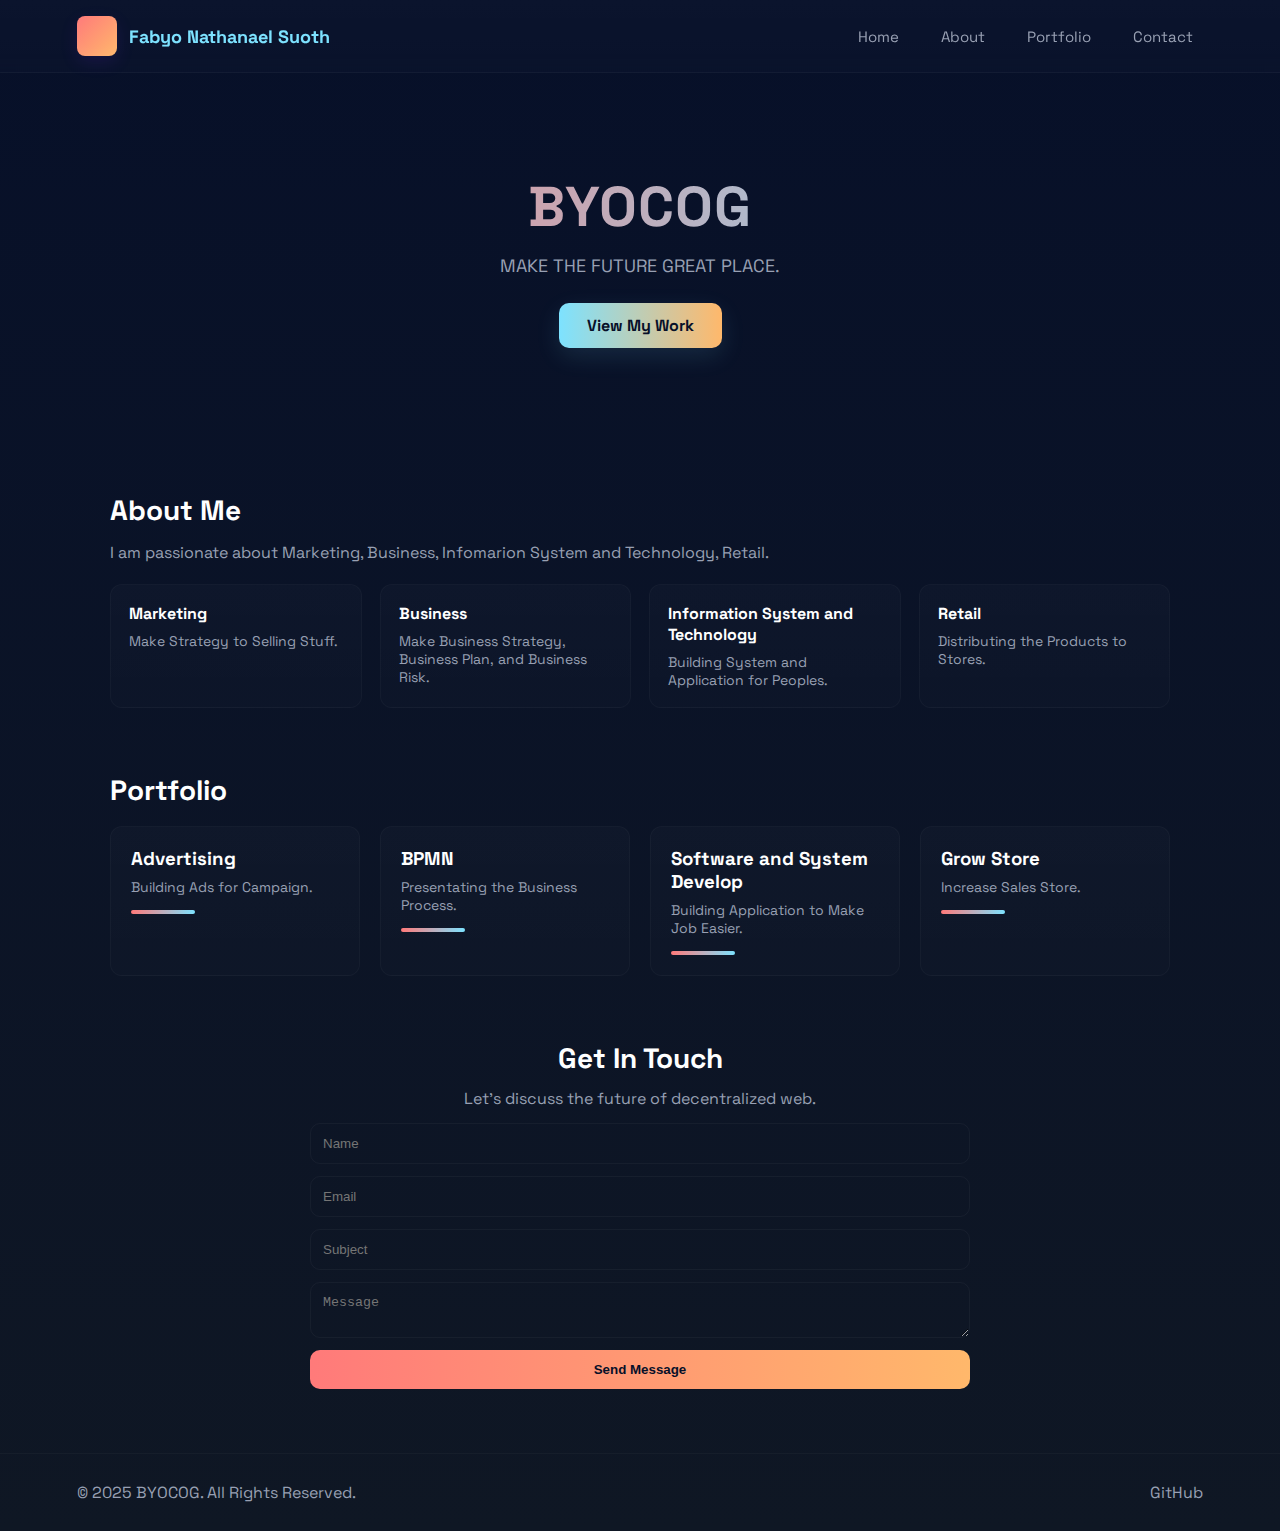
<file: Tugas11/index.html>
<!DOCTYPE html>
<html lang="en">
<head>
    <meta charset="UTF-8">
    <meta name="viewport" content="width=device-width, initial-scale=1.0">
    <title>Personal Portfolio</title>
    <link rel="stylesheet" href="styles.css">
    <link href="https://fonts.googleapis.com/css2?family=Space+Grotesk:wght@400;600;700&display=swap" rel="stylesheet">
</head>

<body>
    <header class="navbar" id="home">
        <div class="brand">
            <div class="logo"></div>
            <h2>Fabyo Nathanael Suoth</h2>
        </div>

        <nav>
            <a href="#home">Home</a>
            <a href="#about">About</a>
            <a href="#portfolio">Portfolio</a>
            <a href="#contact">Contact</a>
        </nav>
    </header>

    <main>
        <!-- HERO -->
        <section class="hero">
            <h1>BYOCOG</h1>
            <p>MAKE THE FUTURE GREAT PLACE.</p>
            <a href="#portfolio" class="btn">View My Work</a>
        </section>

        <!-- ABOUT -->
        <section class="about" id="about">
            <h2>About Me</h2>
            <p class="bio">
                I am passionate about Marketing, Business, Infomarion System and Technology, Retail.
            </p>

            <div class="skills">
                <div>
                    <h4>Marketing</h4>
                    <p>Make Strategy to Selling Stuff.</p>
                </div>

                <div>
                    <h4>Business</h4>
                    <p>Make Business Strategy, Business Plan, and Business Risk.</p>
                </div>

                <div>
                    <h4>Information System and Technology</h4>
                    <p>Building System and Application for Peoples.</p>
                </div>

                <div>
                    <h4>Retail</h4>
                    <p>Distributing the Products to Stores.</p>
                </div>
            </div>
        </section>

        <!-- PORTFOLIO -->
        <section class="portfolio" id="portfolio">
            <h2>Portfolio</h2>

            <div class="projects">
                <div class="card">
                    <h3>Advertising</h3>
                    <p>Building Ads for Campaign.</p>
                </div>

                <div class="card">
                    <h3>BPMN</h3>
                    <p>Presentating the Business Process.</p>
                </div>

                <div class="card">
                    <h3>Software and System Develop</h3>
                    <p>Building Application to Make Job Easier.</p>
                </div>

                <div class="card">
                    <h3>Grow Store</h3>
                    <p>Increase Sales Store.</p>
                </div>
            </div>
        </section>

        <!-- CONTACT -->
        <section class="contact" id="contact">
            <h2>Get In Touch</h2>
            <p>Let's discuss the future of decentralized web.</p>

            <form>
                <input type="text" placeholder="Name">
                <input type="email" placeholder="Email">
                <input type="text" placeholder="Subject">
                <textarea placeholder="Message"></textarea>
                <button type="submit">Send Message</button>
            </form>
        </section>
    </main>

    <footer>
        <p>© 2025 BYOCOG. All Rights Reserved.</p>
        <div class="socials">
            <a href="https://github.com/10241027">GitHub</a>
        </div>
    </footer>
</body>
</html>
</file>
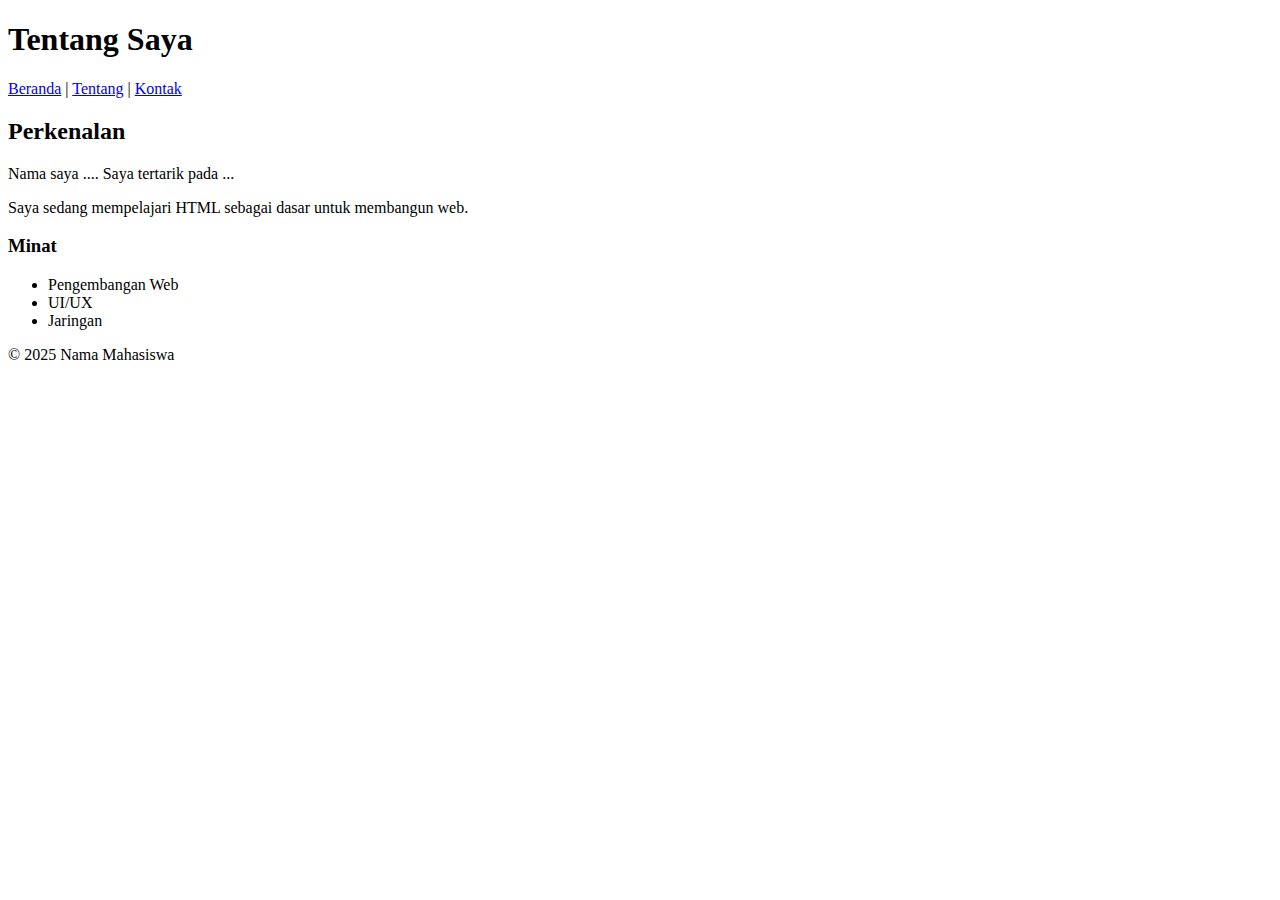
<file: Tugas10/html/about.html>
<!DOCTYPE html>
<html lang="id">
<head>
  <meta charset="UTF-8">
  <meta name="viewport" content="width=device-width,initial-scale=1">
  <title>Portofolio Saya - Tentang (Week 1)</title>
</head>
<body>
  <header>
    <h1>Tentang Saya</h1>
    <nav aria-label="Navigasi utama">
      <a href="index.html">Beranda</a> |
      <a href="about.html">Tentang</a> |
      <a href="contact.html">Kontak</a>
    </nav>
  </header>
  <main>
    <section>
      <h2>Perkenalan</h2>
      <p>Nama saya .... Saya tertarik pada ...</p>
      <p>Saya sedang mempelajari HTML sebagai dasar untuk membangun web.</p>
      <h3>Minat</h3>
      <ul>
        <li>Pengembangan Web</li>
        <li>UI/UX</li>
        <li>Jaringan</li>
      </ul>
    </section>
  </main>
  <footer>
    <p>&copy; 2025 Nama Mahasiswa</p>
  </footer>
</body>
</html>
</file>
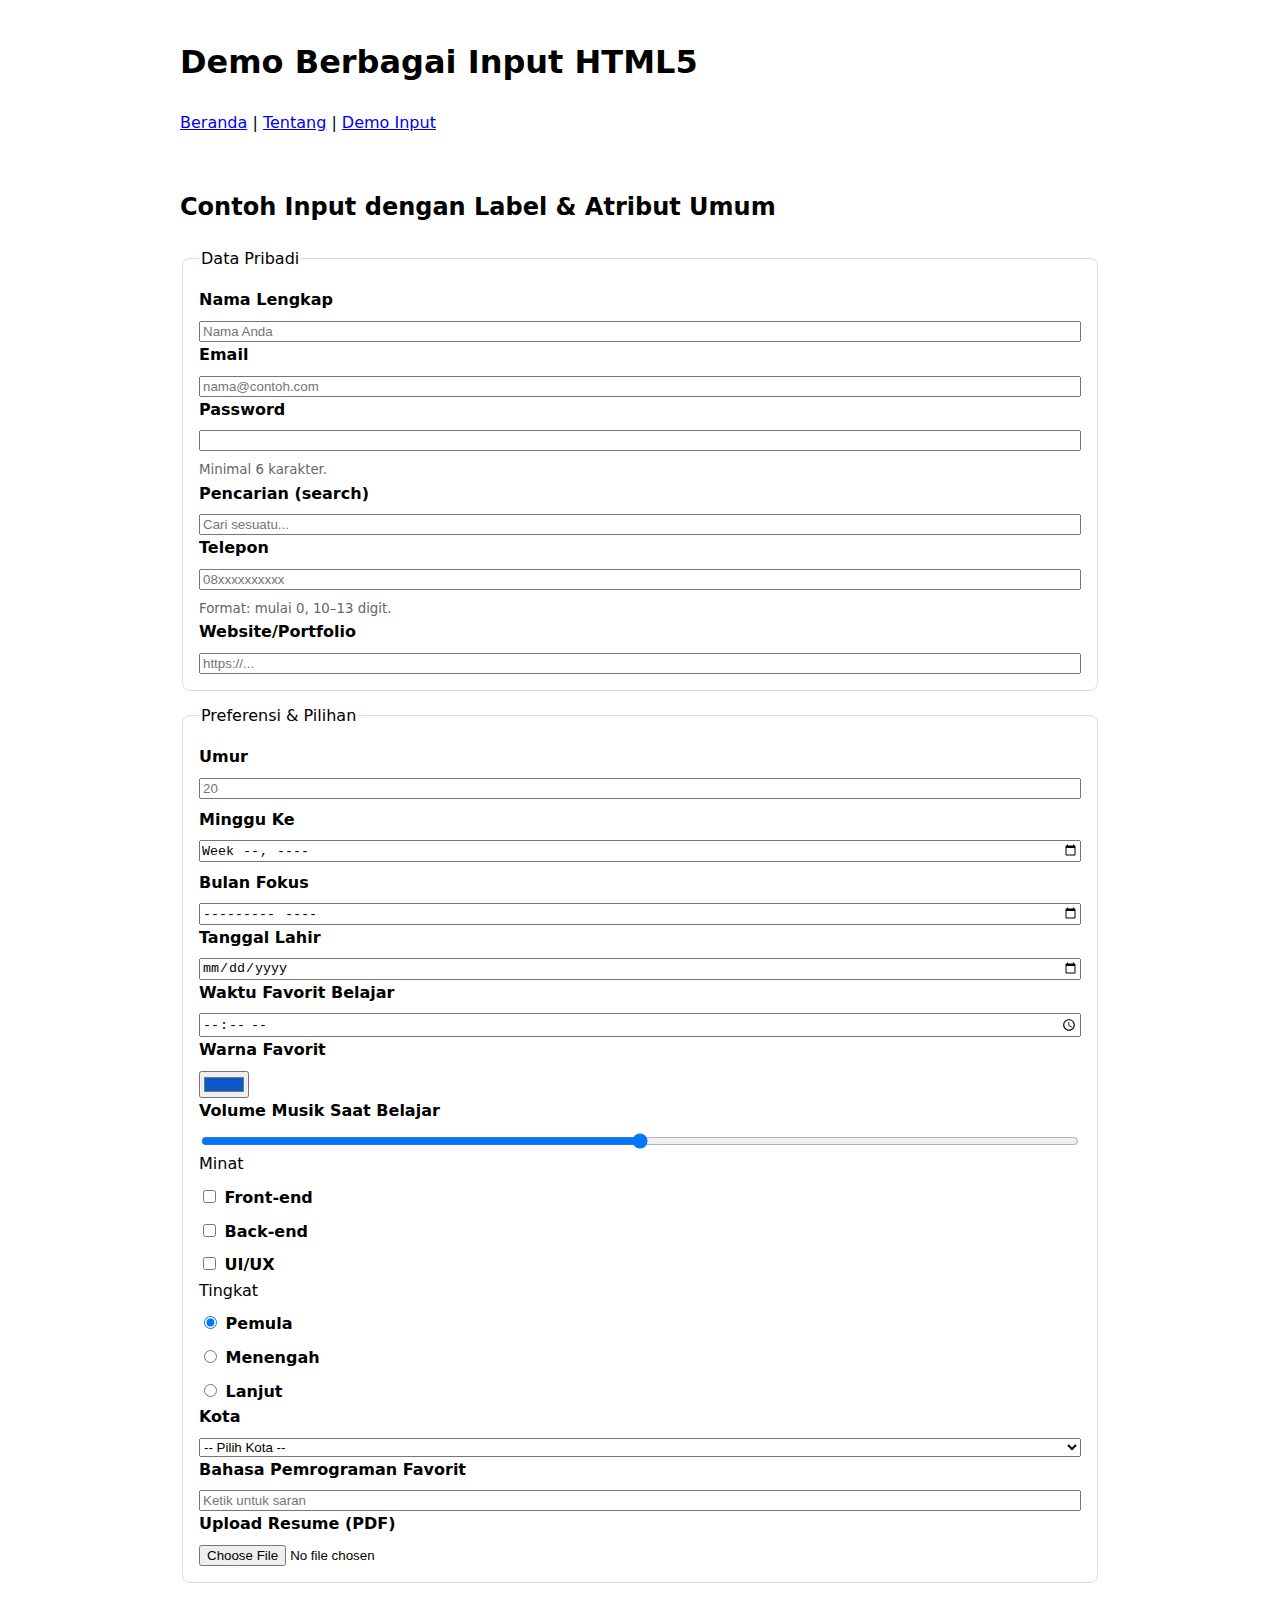
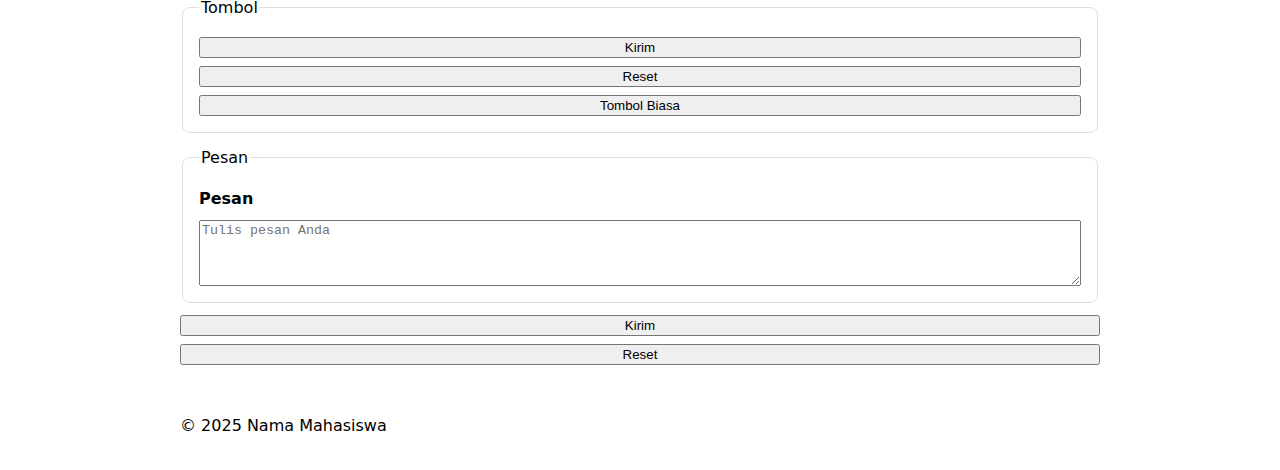
<file: Tugas10/html/contact.html>
<!DOCTYPE html>
<html lang="id">
<head>
  <meta charset="UTF-8">
  <meta name="viewport" content="width=device-width,initial-scale=1">
  <title>Demo Input HTML (Week 1)</title>
  <style>
    body { font-family: system-ui, -apple-system, Segoe UI, Roboto, Arial, sans-serif; line-height:1.6; margin: 0; }
    header, main, footer { max-width: 920px; margin: 0 auto; padding: 1rem; }
    form { display: grid; gap: .75rem; }
    fieldset { border: 1px solid #ddd; border-radius: .5rem; padding: 1rem; }
    .row { display: grid; gap: .5rem; }
    label { font-weight: 600; }
    small { color: #666; }
  </style>
  <!-- Catatan: Week 1 adalah DEMO berbagai input. Week 2 akan merapikan menjadi form kontak final. -->
  <meta name="description" content="Demo berbagai tipe input HTML5: text, email, number, date, range, color, file, checkbox, radio, select, datalist, textarea.">
  <link rel="preconnect" href="https://fonts.gstatic.com" crossorigin>
  <meta name="robots" content="noindex">
  
</head>
<body>
  <header>
    <h1>Demo Berbagai Input HTML5</h1>
    <nav aria-label="Navigasi utama">
      <a href="index.html">Beranda</a> |
      <a href="about.html">Tentang</a> |
      <a href="contact.html">Demo Input</a>
    </nav>
  </header>
  <main>
    <section>
      <h2>Contoh Input dengan Label & Atribut Umum</h2>
      <form action="#" method="post">
        <fieldset>
          <legend>Data Pribadi</legend>
          <div class="row">
            <label for="nama">Nama Lengkap</label>
            <input id="nama" name="nama" type="text" placeholder="Nama Anda" required autocomplete="name">
          </div>
          <div class="row">
            <label for="email">Email</label>
            <input id="email" name="email" type="email" placeholder="nama@contoh.com" required autocomplete="email">
          </div>
          <div class="row">
            <label for="password">Password</label>
            <input id="password" name="password" type="password" minlength="6" required>
            <small>Minimal 6 karakter.</small>
          </div>
          <div class="row">
            <label for="cari">Pencarian (search)</label>
            <input id="cari" name="cari" type="search" placeholder="Cari sesuatu...">
          </div>
          <div class="row">
            <label for="telp">Telepon</label>
            <input id="telp" name="telp" type="tel" placeholder="08xxxxxxxxxx" pattern="^0[0-9]{9,12}$" autocomplete="tel">
            <small>Format: mulai 0, 10–13 digit.</small>
          </div>
          <div class="row">
            <label for="website">Website/Portfolio</label>
            <input id="website" name="website" type="url" placeholder="https://...">
          </div>
        </fieldset>

        <fieldset>
          <legend>Preferensi & Pilihan</legend>
          <div class="row">
            <label for="umur">Umur</label>
            <input id="umur" name="umur" type="number" min="1" max="120" step="1" placeholder="20">
          <div class="row">
            <label for="minggu">Minggu Ke</label>
            <input id="minggu" name="minggu" type="week">
          </div>
          <div class="row">
            <label for="bulan">Bulan Fokus</label>
            <input id="bulan" name="bulan" type="month">
          </div>
          </div>
          <div class="row">
            <label for="tgl">Tanggal Lahir</label>
            <input id="tgl" name="tgl" type="date">
          </div>
          <div class="row">
            <label for="waktu">Waktu Favorit Belajar</label>
            <input id="waktu" name="waktu" type="time">
          </div>
          <div class="row">
            <label for="warna">Warna Favorit</label>
            <input id="warna" name="warna" type="color" value="#0a58ca">
          </div>
          <div class="row">
            <label for="volume">Volume Musik Saat Belajar</label>
            <input id="volume" name="volume" type="range" min="0" max="100" step="5" value="50">
          </div>
          <div class="row">
            <span>Minat</span>
            <label><input type="checkbox" name="minat[]" value="frontend"> Front-end</label>
            <label><input type="checkbox" name="minat[]" value="backend"> Back-end</label>
            <label><input type="checkbox" name="minat[]" value="design"> UI/UX</label>
          </div>
          <div class="row">
            <span>Tingkat</span>
            <label><input type="radio" name="tingkat" value="pemula" checked> Pemula</label>
            <label><input type="radio" name="tingkat" value="menengah"> Menengah</label>
            <label><input type="radio" name="tingkat" value="lanjut"> Lanjut</label>
          </div>
          <div class="row">
            <label for="kota">Kota</label>
            <select id="kota" name="kota">
              <option value="">-- Pilih Kota --</option>
              <option>Bandung</option>
              <option>Jakarta</option>
              <option>Surabaya</option>
              <option>Yogyakarta</option>
            </select>
          </div>
          <div class="row">
            <label for="bahasa">Bahasa Pemrograman Favorit</label>
            <input id="bahasa" name="bahasa" list="opsi-bahasa" placeholder="Ketik untuk saran">
            <datalist id="opsi-bahasa">
              <option value="HTML">
              <option value="CSS">
              <option value="JavaScript">
              <option value="PHP">
              <option value="Python">
            </datalist>
          </div>
          <div class="row">
            <label for="resume">Upload Resume (PDF)</label>
            <input id="resume" name="resume" type="file" accept=".PDF">
          </div>
        </fieldset>

        <fieldset>
          <legend>Tombol</legend>
          <div class="row">
            <button type="submit">Kirim</button>
            <button type="reset">Reset</button>
            <button type="button" onclick="alert('Ini tombol biasa tanpa submit')">Tombol Biasa</button>
          </div>
        </fieldset>
        <fieldset>
          <legend>Pesan</legend>
          <div class="row">
            <label for="pesan">Pesan</label>
            <textarea id="pesan" name="pesan" rows="4" placeholder="Tulis pesan Anda"></textarea>
          </div>
        </fieldset>

        <input type="hidden" name="utm" value="week1-demo">
        <div class="row">
          <button type="submit">Kirim</button>
          <button type="reset">Reset</button>
        </div>
      </form>
    </section>
  </main>
  <footer>
    <p>&copy; 2025 Nama Mahasiswa</p>
  </footer>
</body>
</html>
</file>
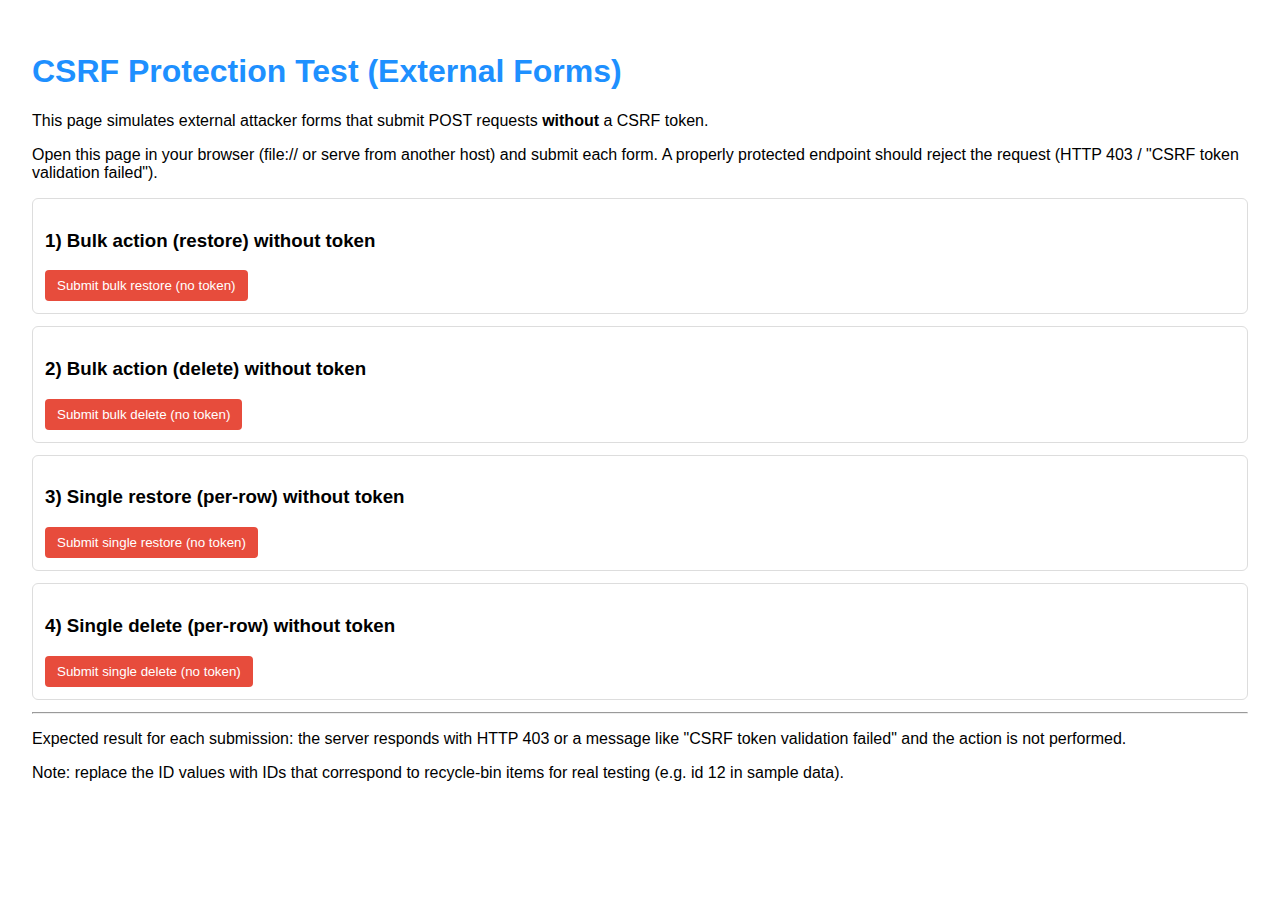
<file: Tugas7/PrakCRUDFix/csrf-test.html>
<!doctype html>
<html lang="en">
<head>
  <meta charset="utf-8">
  <title>CSRF Test (External Attack Forms)</title>
  <meta name="viewport" content="width=device-width,initial-scale=1">
  <style>
    body { font-family: Arial, sans-serif; padding: 24px; }
    h1 { color:#1e90ff }
    .box { border:1px solid #ddd; padding:12px; margin:12px 0; border-radius:6px; }
    button { padding:8px 12px; background:#e74c3c; color:white; border:none; border-radius:4px; cursor:pointer }
  </style>
</head>
<body>
  <h1>CSRF Protection Test (External Forms)</h1>

  <p>This page simulates external attacker forms that submit POST requests <strong>without</strong> a CSRF token.</p>
  <p>Open this page in your browser (file:// or serve from another host) and submit each form. A properly protected endpoint should reject the request (HTTP 403 / "CSRF token validation failed").</p>

  <div class="box">
    <h3>1) Bulk action (restore) without token</h3>
    <form method="POST" action="http://localhost/PrakCRUD/bulk_action.php">
      <!-- no csrf_token provided on purpose -->
      <input type="hidden" name="action" value="restore">
      <input type="hidden" name="ids[]" value="12">
      <button type="submit">Submit bulk restore (no token)</button>
    </form>
  </div>

  <div class="box">
    <h3>2) Bulk action (delete) without token</h3>
    <form method="POST" action="http://localhost/PrakCRUD/bulk_action.php">
      <input type="hidden" name="action" value="delete">
      <input type="hidden" name="ids[]" value="12">
      <button type="submit">Submit bulk delete (no token)</button>
    </form>
  </div>

  <div class="box">
    <h3>3) Single restore (per-row) without token</h3>
    <form method="POST" action="http://localhost/PrakCRUD/index.php?c=minimarket&a=restore">
      <input type="hidden" name="id" value="12">
      <button type="submit">Submit single restore (no token)</button>
    </form>
  </div>

  <div class="box">
    <h3>4) Single delete (per-row) without token</h3>
    <form method="POST" action="http://localhost/PrakCRUD/index.php?c=minimarket&a=delete">
      <input type="hidden" name="id" value="12">
      <button type="submit">Submit single delete (no token)</button>
    </form>
  </div>

  <hr>
  <p>Expected result for each submission: the server responds with HTTP 403 or a message like "CSRF token validation failed" and the action is not performed.</p>
  <p>Note: replace the ID values with IDs that correspond to recycle-bin items for real testing (e.g. id 12 in sample data).</p>
</body>
</html>
</file>
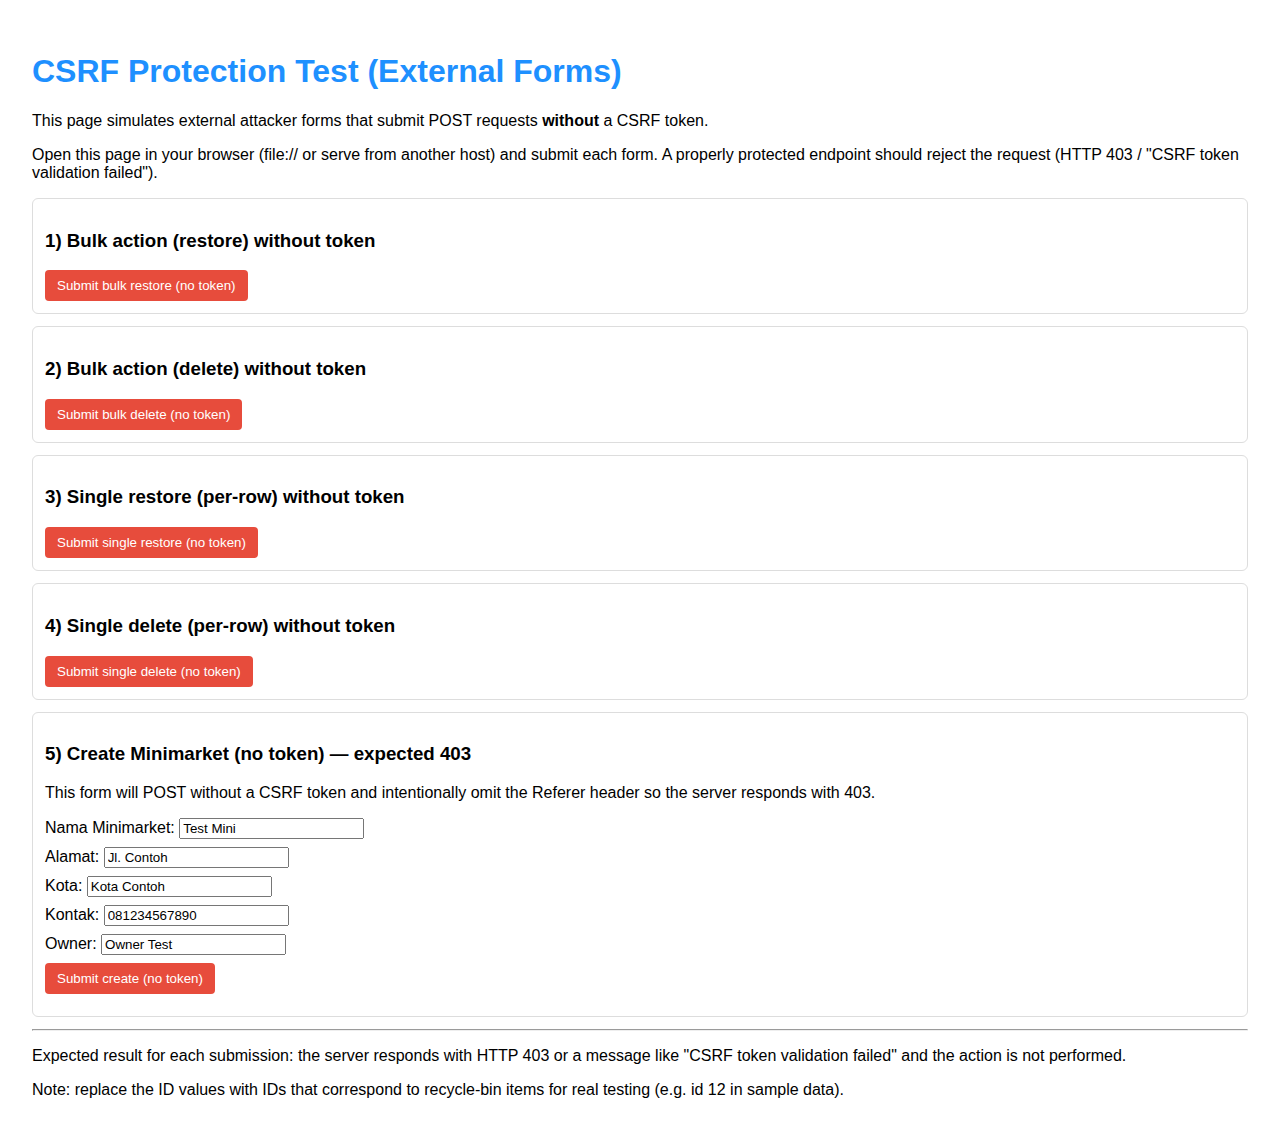
<file: Tugas8/PrakCRUD/csrf-test.html>
<!doctype html>
<html lang="en">
<head>
  <meta charset="utf-8">
  <title>CSRF Test (External Attack Forms)</title>
  <meta name="viewport" content="width=device-width,initial-scale=1">
  <style>
    body { font-family: Arial, sans-serif; padding: 24px; }
    h1 { color:#1e90ff }
    .box { border:1px solid #ddd; padding:12px; margin:12px 0; border-radius:6px; }
    button { padding:8px 12px; background:#e74c3c; color:white; border:none; border-radius:4px; cursor:pointer }
  </style>
</head>
<body>
  <h1>CSRF Protection Test (External Forms)</h1>

  <p>This page simulates external attacker forms that submit POST requests <strong>without</strong> a CSRF token.</p>
  <p>Open this page in your browser (file:// or serve from another host) and submit each form. A properly protected endpoint should reject the request (HTTP 403 / "CSRF token validation failed").</p>

  <div class="box">
    <h3>1) Bulk action (restore) without token</h3>
    <form method="POST" action="http://localhost/PrakCRUD/bulk_action.php">
      <!-- no csrf_token provided on purpose -->
      <input type="hidden" name="action" value="restore">
      <input type="hidden" name="ids[]" value="12">
      <button type="submit">Submit bulk restore (no token)</button>
    </form>
  </div>

  <div class="box">
    <h3>2) Bulk action (delete) without token</h3>
    <form method="POST" action="http://localhost/PrakCRUD/bulk_action.php">
      <input type="hidden" name="action" value="delete">
      <input type="hidden" name="ids[]" value="12">
      <button type="submit">Submit bulk delete (no token)</button>
    </form>
  </div>

  <div class="box">
    <h3>3) Single restore (per-row) without token</h3>
    <form method="POST" action="http://localhost/PrakCRUD/index.php?c=minimarket&a=restore">
      <input type="hidden" name="id" value="12">
      <button type="submit">Submit single restore (no token)</button>
    </form>
  </div>

  <div class="box">
    <h3>4) Single delete (per-row) without token</h3>
    <form method="POST" action="http://localhost/PrakCRUD/index.php?c=minimarket&a=delete">
      <input type="hidden" name="id" value="12">
      <button type="submit">Submit single delete (no token)</button>
    </form>
  </div>

  <div class="box">
    <h3>5) Create Minimarket (no token) — expected 403</h3>
    <p>This form will POST without a CSRF token and intentionally omit the Referer header so the server responds with 403.</p>
    <form id="create-minimarket-form">
      <div style="margin-bottom:8px;"><label>Nama Minimarket: <input type="text" name="nama_minimarket" value="Test Mini"></label></div>
      <div style="margin-bottom:8px;"><label>Alamat: <input type="text" name="alamat" value="Jl. Contoh"></label></div>
      <div style="margin-bottom:8px;"><label>Kota: <input type="text" name="kota" value="Kota Contoh"></label></div>
      <div style="margin-bottom:8px;"><label>Kontak: <input type="text" name="no_hp" value="081234567890"></label></div>
      <div style="margin-bottom:8px;"><label>Owner: <input type="text" name="nama_owner" value="Owner Test"></label></div>
      <button id="create-submit" type="submit">Submit create (no token)</button>
    </form>
    <div id="create-result" style="margin-top:10px;color:#c0392b;font-weight:600;"></div>
    <script>
      document.getElementById('create-minimarket-form').addEventListener('submit', function(e){
        e.preventDefault();
        var form = e.target;
        var data = new FormData(form);
        
        fetch('http://localhost/PrakCRUD/index.php?c=minimarket&a=store', {
          method: 'POST',
          body: data,
          referrerPolicy: 'no-referrer',
          credentials: 'include'
        }).then(function(resp){
          return resp.text().then(function(text){
            var out = document.getElementById('create-result');
            out.textContent = 'HTTP ' + resp.status + ': ' + text;
          });
        }).catch(function(err){
          document.getElementById('create-result').textContent = 'Network error: '+ err;
        });
      });
    </script>
  </div>

  <hr>
  <p>Expected result for each submission: the server responds with HTTP 403 or a message like "CSRF token validation failed" and the action is not performed.</p>
  <p>Note: replace the ID values with IDs that correspond to recycle-bin items for real testing (e.g. id 12 in sample data).</p>
</body>
</html>
</file>
<file: Tugas11/styles.css>
:root{
    --bg: #0f1724;
    --card: #0b1320;
    --muted: #98a0b3;
    --accent-1: #ff7a7a;
    --accent-2: #ffb86b;
    --accent-3: #7de2ff;
    --glass: rgba(255,255,255,0.06);
}

/* Reset */
*{box-sizing:border-box;margin:0;padding:0}
html{scroll-behavior:smooth}
body{
    font-family: "Space Grotesk", system-ui, -apple-system, "Segoe UI", Roboto, "Helvetica Neue", Arial;
    color: #e6eef8;
    background: linear-gradient(180deg, #071029 0%, #0f1724 100%);
    -webkit-font-smoothing:antialiased;
}

/* LAYOUT */
header, main, footer{width:100%}

/* NAVBAR */
.navbar{
    display:flex;justify-content:space-between;align-items:center;
    padding:16px 6%;position:sticky;top:0;z-index:40;
    background: linear-gradient(180deg, rgba(255,255,255,0.02), rgba(255,255,255,0.01));
    backdrop-filter: blur(6px);
    border-bottom:1px solid rgba(255,255,255,0.03);
}
.navbar .brand{display:flex;gap:12px;align-items:center}
.logo{
    width:40px;height:40px;border-radius:8px;
    background:linear-gradient(135deg,var(--accent-1),var(--accent-2));
    box-shadow:0 6px 18px rgba(123,39,255,0.12), inset 0 -4px 12px rgba(255,255,255,0.04);
}
.navbar .brand h2{font-size:18px;color:var(--accent-3);font-weight:700}
.navbar nav a{margin-left:18px;font-size:15px;color:var(--muted);text-decoration:none;padding:8px;border-radius:6px}
.navbar nav a:hover{color:#fff;background:rgba(255,255,255,0.03)}

/* HERO */
.hero{padding:80px 20px;text-align:center;max-width:1100px;margin:18px auto}
.hero h1{font-size:56px;letter-spacing:1px;margin-bottom:12px;color:linear-gradient(90deg,var(--accent-1),var(--accent-3));background:linear-gradient(90deg,var(--accent-1),var(--accent-3));-webkit-background-clip:text;background-clip:text;color:transparent}
.hero p{max-width:720px;margin:0 auto 26px;color:var(--muted);font-size:18px}
.btn{display:inline-block;padding:12px 28px;border-radius:10px;font-weight:700;color:#071029;text-decoration:none;background:linear-gradient(90deg,var(--accent-3),var(--accent-2));box-shadow:0 8px 24px rgba(125,226,255,0.12);transition:transform .18s ease}
.btn:hover{transform:translateY(-4px)}

/* SECTIONS */
.about,.portfolio{max-width:1100px;margin:64px auto;padding:0 20px}
.about h2,.portfolio h2,.contact h2{font-size:28px;color:#fff;margin-bottom:12px}
.bio{color:var(--muted);line-height:1.6;margin-bottom:18px}

.skills{display:grid;grid-template-columns:repeat(auto-fit,minmax(220px,1fr));gap:18px}
.skills > div{background:linear-gradient(180deg, rgba(255,255,255,0.02), rgba(255,255,255,0.01));padding:18px;border-radius:12px;border:1px solid rgba(255,255,255,0.03)}
.skills h4{color:#fff;margin-bottom:8px}
.skills p{color:var(--muted);font-size:14px}

/* PORTFOLIO CARDS */
.projects{display:grid;grid-template-columns:repeat(auto-fit,minmax(240px,1fr));gap:20px;margin-top:18px}
.card{padding:20px;border-radius:12px;background:linear-gradient(180deg, rgba(255,255,255,0.02), rgba(255,255,255,0.01));border:1px solid rgba(255,255,255,0.03);transition:transform .22s ease,box-shadow .22s ease}
.card h3{color:#fff;margin-bottom:8px}
.card p{color:var(--muted);font-size:14px}
.card:hover{transform:translateY(-8px);box-shadow:0 18px 40px rgba(2,6,23,0.6)}

.card::after{content:'';display:block;height:4px;width:64px;border-radius:8px;margin-top:14px;background:linear-gradient(90deg,var(--accent-1),var(--accent-3))}

/* CONTACT */
.contact{max-width:700px;margin:64px auto;padding:0 20px;text-align:center}
.contact p{color:var(--muted);margin-bottom:14px}
.contact form{display:flex;flex-direction:column;gap:12px;margin-top:12px}
.contact input,.contact textarea{padding:12px;border-radius:10px;border:1px solid rgba(255,255,255,0.04);background:transparent;color:#e6eef8}
.contact input:focus,.contact textarea:focus{outline:none;box-shadow:0 6px 18px rgba(125,226,255,0.06);border-color:var(--accent-3)}
.contact button{padding:12px;border-radius:10px;border:none;background:linear-gradient(90deg,var(--accent-1),var(--accent-2));color:#071029;font-weight:700;cursor:pointer}

/* FOOTER */
footer{margin-top:64px;padding:28px 6%;border-top:1px solid rgba(255,255,255,0.03);display:flex;flex-wrap:wrap;gap:12px;align-items:center;justify-content:space-between;color:var(--muted)}
.socials a{margin-left:12px;color:var(--muted);text-decoration:none}
.socials a:hover{color:var(--accent-3)}

/* RESPONSIVE */
@media (max-width:720px){
    .hero h1{font-size:40px}
    .navbar nav{display:none}
    .navbar{padding:14px 5%}
    footer{flex-direction:column;align-items:flex-start}
}

@media (min-width:721px){
    .navbar nav a{padding:8px 10px}
}

/* Small helpers */
.muted{color:var(--muted)}
</file>
